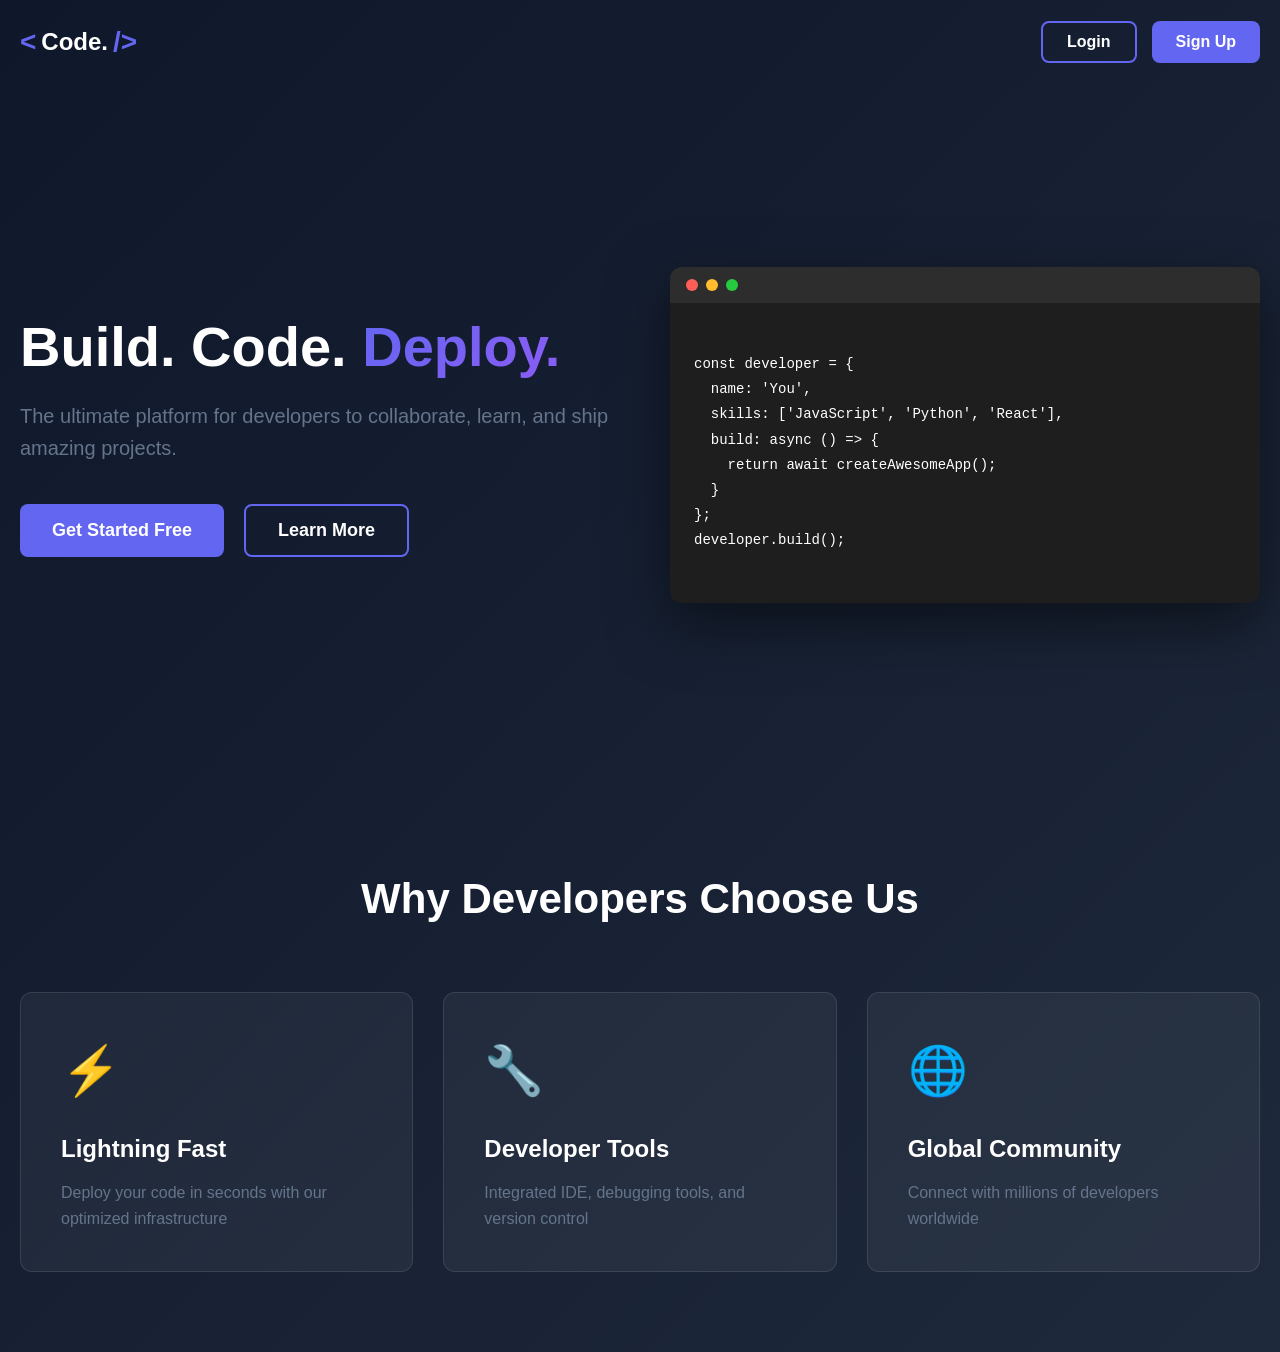
<file: app/index.html>
<!DOCTYPE html>
<html lang="en">
<head>
    <meta charset="UTF-8" />
    <meta name="viewport" content="width=device-width, initial-scale=1" />
    <title>CodeHub - Platform for Developers</title>
    <link rel="stylesheet" href="styles.css" />
</head>
<body>
    <div class="container">
        <!-- Landing Section -->
        <div class="landing-section" id="landing">
            <nav class="navbar">
                <div class="logo">
                    <span class="code-bracket">&lt;</span>
                    <span>Code.</span>
                    <span class="code-bracket">/&gt;</span>
                </div>
                <div class="nav-buttons">
                    <button class="btn-secondary" onclick="showAuth('login')">Login</button>
                    <button class="btn-primary" onclick="showAuth('signup')">Sign Up</button>
                </div>
            </nav>

            <main class="hero">
                <div class="hero-content">
                    <h1 class="hero-title">
                        Build. Code. <span class="highlight">Deploy.</span>
                    </h1>
                    <p class="hero-subtitle">
                        The ultimate platform for developers to collaborate, learn, and ship amazing projects.
                    </p>
                    <div class="hero-buttons">
                        <button class="btn-primary btn-large" onclick="showAuth('signup')">
                            Get Started Free
                        </button>
                        <button class="btn-secondary btn-large" onclick="scrollToFeatures()">
                            Learn More
                        </button>
                    </div>
                </div>
                <div class="hero-code">
                    <div class="code-window">
                        <div class="code-header">
                            <span class="dot red"></span>
                            <span class="dot yellow"></span>
                            <span class="dot green"></span>
                        </div>
                        <pre class="code-content"><code>
const developer = {
  name: 'You',
  skills: ['JavaScript', 'Python', 'React'],
  build: async () => {
    return await createAwesomeApp();
  }
};
developer.build();
                        </code></pre>
                    </div>
                </div>
            </main>

            <section class="features" id="features">
                <h2>Why Developers Choose Us</h2>
                <div class="features-grid">
                    <div class="feature-card">
                        <div class="feature-icon">⚡</div>
                        <h3>Lightning Fast</h3>
                        <p>Deploy your code in seconds with our optimized infrastructure</p>
                    </div>
                    <div class="feature-card">
                        <div class="feature-icon">🔧</div>
                        <h3>Developer Tools</h3>
                        <p>Integrated IDE, debugging tools, and version control</p>
                    </div>
                    <div class="feature-card">
                        <div class="feature-icon">🌐</div>
                        <h3>Global Community</h3>
                        <p>Connect with millions of developers worldwide</p>
                    </div>
                </div>
            </section>
        </div>

        <!-- Auth Section -->
        <div class="auth-section hidden" id="authSection">
            <div class="auth-container">
                <button class="back-button" onclick="hideAuth()">← Back</button>
                
                <!-- Login Form -->
                <div class="auth-form" id="loginForm">
                    <h2>Welcome Back</h2>
                    <p class="auth-subtitle">Login to continue coding</p>
                    
                    <form onsubmit="handleLogin(event)">
                        <div class="form-group">
                            <label for="loginEmail">Email</label>
                            <input type="email" id="loginEmail" placeholder="developer@example.com" required />
                        </div>
                        <div class="form-group">
                            <label for="loginPassword">Password</label>
                            <input type="password" id="loginPassword" placeholder="••••••••" required />
                        </div>
                        <button type="submit" class="btn-primary btn-full">Login</button>
                    </form>
                    
                    <p class="auth-switch">
                        Don't have an account? 
                        <a href="#" onclick="showAuth('signup'); return false;">Sign up</a>
                    </p>
                </div>

                <!-- Signup Form -->
                <div class="auth-form hidden" id="signupForm">
                    <h2>Join CodeHub</h2>
                    <p class="auth-subtitle">Start your coding journey today</p>
                    
                    <form onsubmit="handleSignup(event)">
                        <div class="form-group">
                            <label for="signupName">Full Name</label>
                            <input type="text" id="signupName" placeholder="John Doe" required />
                        </div>
                        <div class="form-group">
                            <label for="signupEmail">Email</label>
                            <input type="email" id="signupEmail" placeholder="developer@example.com" required />
                        </div>
                        <div class="form-group">
                            <label for="signupPassword">Password</label>
                            <input type="password" id="signupPassword" placeholder="••••••••" required />
                        </div>
                        <div class="form-group">
                            <label for="signupRole">I am a...</label>
                            <select id="signupRole" required>
                                <option value="">Select your role</option>
                                <option value="frontend">Frontend Developer</option>
                                <option value="backend">Backend Developer</option>
                                <option value="fullstack">Full Stack Developer</option>
                                <option value="mobile">Mobile Developer</option>
                                <option value="devops">DevOps Engineer</option>
                                <option value="student">Student</option>
                            </select>
                        </div>
                        <button type="submit" class="btn-primary btn-full">Create Account</button>
                    </form>
                    
                    <p class="auth-switch">
                        Already have an account? 
                        <a href="#" onclick="showAuth('login'); return false;">Login</a>
                    </p>
                </div>
            </div>
        </div>
    </div>

    <script src="script.js"></script>
</body>
</html>
</file>
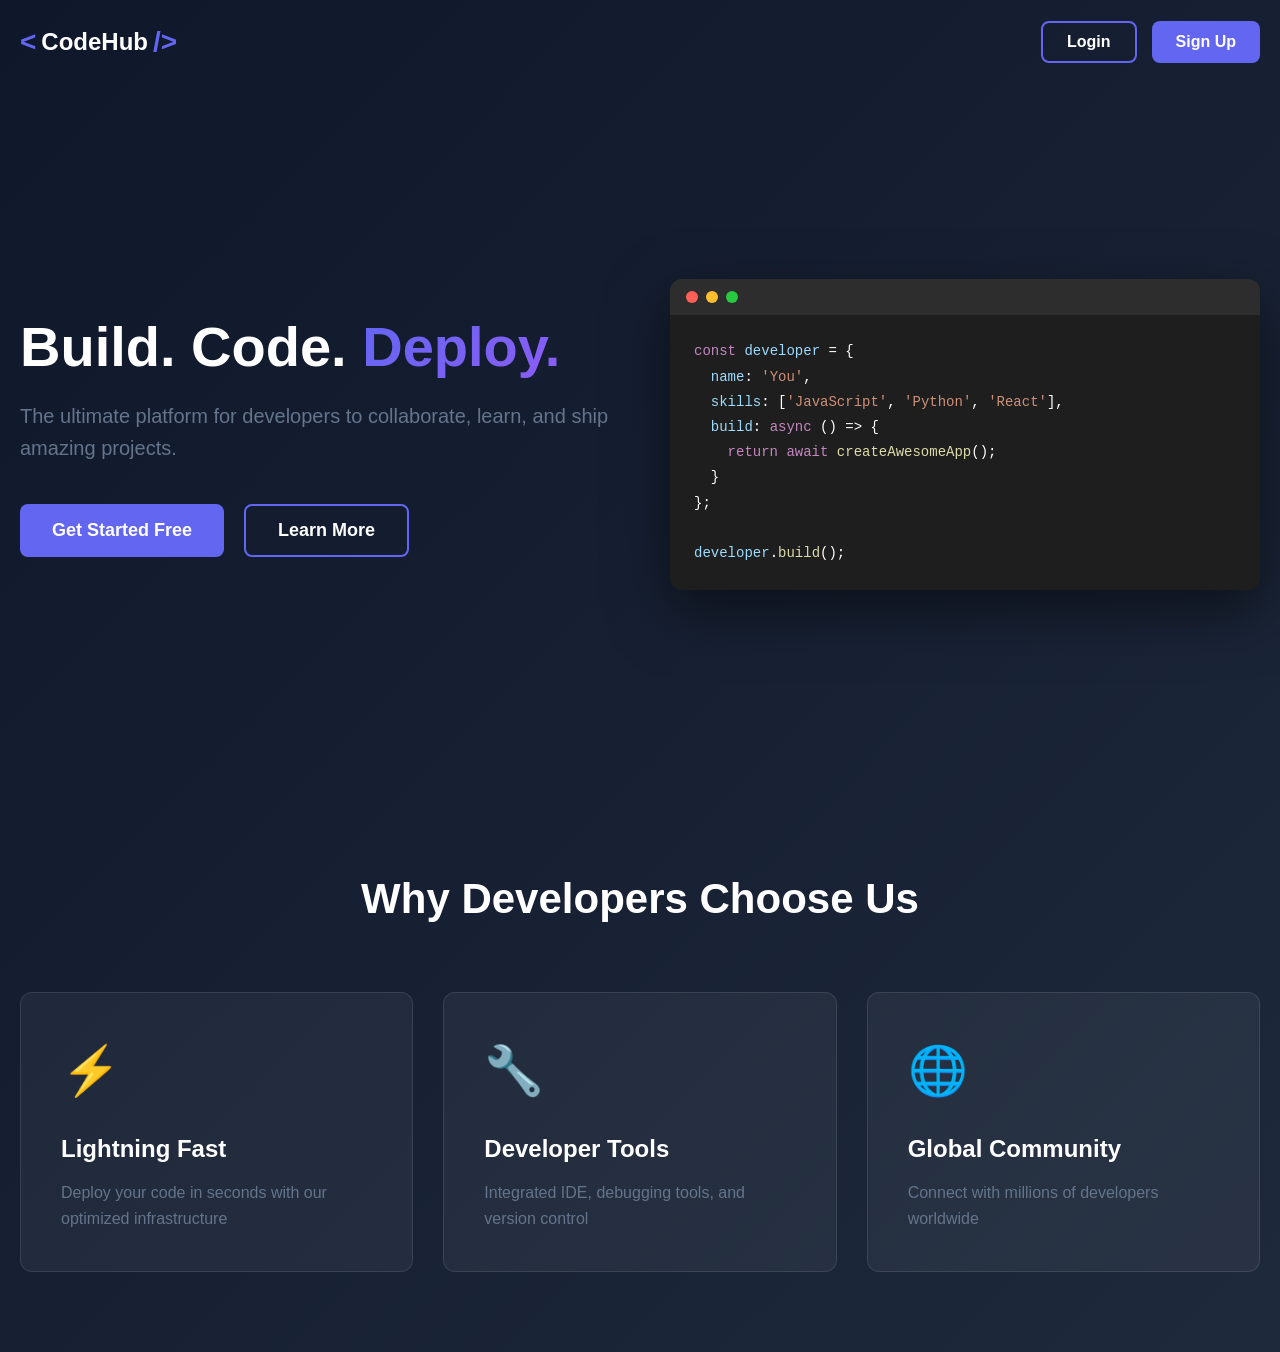
<file: name-app/index.html>
<!DOCTYPE html>
<html lang="en">
<head>
    <meta charset="UTF-8">
    <meta name="viewport" content="width=device-width, initial-scale=1.0">
    <title>CodeHub - Platform for Developers</title>
    <link rel="stylesheet" href="styles.css">
</head>
<body>
    <div class="container">
        <!-- Landing Section -->
        <div class="landing-section" id="landing">
            <nav class="navbar">
                <div class="logo">
                    <span class="code-bracket">&lt;</span>
                    <span>CodeHub</span>
                    <span class="code-bracket">/&gt;</span>
                </div>
                <div class="nav-buttons">
                    <button class="btn-secondary" onclick="showAuth('login')">Login</button>
                    <button class="btn-primary" onclick="showAuth('signup')">Sign Up</button>
                </div>
            </nav>

            <main class="hero">
                <div class="hero-content">
                    <h1 class="hero-title">
                        Build. Code. <span class="highlight">Deploy.</span>
                    </h1>
                    <p class="hero-subtitle">
                        The ultimate platform for developers to collaborate, learn, and ship amazing projects.
                    </p>
                    <div class="hero-buttons">
                        <button class="btn-primary btn-large" onclick="showAuth('signup')">
                            Get Started Free
                        </button>
                        <button class="btn-secondary btn-large" onclick="scrollToFeatures()">
                            Learn More
                        </button>
                    </div>
                </div>
                <div class="hero-code">
                    <div class="code-window">
                        <div class="code-header">
                            <span class="dot red"></span>
                            <span class="dot yellow"></span>
                            <span class="dot green"></span>
                        </div>
                        <pre class="code-content"><code><span class="keyword">const</span> <span class="variable">developer</span> = {
  <span class="property">name</span>: <span class="string">'You'</span>,
  <span class="property">skills</span>: [<span class="string">'JavaScript'</span>, <span class="string">'Python'</span>, <span class="string">'React'</span>],
  <span class="property">build</span>: <span class="keyword">async</span> () => {
    <span class="keyword">return await</span> <span class="function">createAwesomeApp</span>();
  }
};

<span class="variable">developer</span>.<span class="function">build</span>();</code></pre>
                    </div>
                </div>
            </main>

            <section class="features" id="features">
                <h2>Why Developers Choose Us</h2>
                <div class="features-grid">
                    <div class="feature-card">
                        <div class="feature-icon">⚡</div>
                        <h3>Lightning Fast</h3>
                        <p>Deploy your code in seconds with our optimized infrastructure</p>
                    </div>
                    <div class="feature-card">
                        <div class="feature-icon">🔧</div>
                        <h3>Developer Tools</h3>
                        <p>Integrated IDE, debugging tools, and version control</p>
                    </div>
                    <div class="feature-card">
                        <div class="feature-icon">🌐</div>
                        <h3>Global Community</h3>
                        <p>Connect with millions of developers worldwide</p>
                    </div>
                </div>
            </section>
        </div>

        <!-- Auth Section -->
        <div class="auth-section hidden" id="authSection">
            <div class="auth-container">
                <button class="back-button" onclick="hideAuth()">← Back</button>
                
                <!-- Login Form -->
                <div class="auth-form" id="loginForm">
                    <h2>Welcome Back</h2>
                    <p class="auth-subtitle">Login to continue coding</p>
                    
                    <form onsubmit="handleLogin(event)">
                        <div class="form-group">
                            <label for="loginEmail">Email</label>
                            <input type="email" id="loginEmail" placeholder="developer@example.com" required>
                        </div>
                        <div class="form-group">
                            <label for="loginPassword">Password</label>
                            <input type="password" id="loginPassword" placeholder="••••••••" required>
                        </div>
                        <button type="submit" class="btn-primary btn-full">Login</button>
                    </form>
                    
                    <p class="auth-switch">
                        Don't have an account? 
                        <a href="#" onclick="showAuth('signup'); return false;">Sign up</a>
                    </p>
                </div>

                <!-- Signup Form -->
                <div class="auth-form hidden" id="signupForm">
                    <h2>Join CodeHub</h2>
                    <p class="auth-subtitle">Start your coding journey today</p>
                    
                    <form onsubmit="handleSignup(event)">
                        <div class="form-group">
                            <label for="signupName">Full Name</label>
                            <input type="text" id="signupName" placeholder="John Doe" required>
                        </div>
                        <div class="form-group">
                            <label for="signupEmail">Email</label>
                            <input type="email" id="signupEmail" placeholder="developer@example.com" required>
                        </div>
                        <div class="form-group">
                            <label for="signupPassword">Password</label>
                            <input type="password" id="signupPassword" placeholder="••••••••" required>
                        </div>
                        <div class="form-group">
                            <label for="signupRole">I am a...</label>
                            <select id="signupRole" required>
                                <option value="">Select your role</option>
                                <option value="frontend">Frontend Developer</option>
                                <option value="backend">Backend Developer</option>
                                <option value="fullstack">Full Stack Developer</option>
                                <option value="mobile">Mobile Developer</option>
                                <option value="devops">DevOps Engineer</option>
                                <option value="student">Student</option>
                            </select>
                        </div>
                        <button type="submit" class="btn-primary btn-full">Create Account</button>
                    </form>
                    
                    <p class="auth-switch">
                        Already have an account? 
                        <a href="#" onclick="showAuth('login'); return false;">Login</a>
                    </p>
                </div>
            </div>
        </div>
    </div>

    <script src="script.js"></script>
</body>
</html>
<!-- Pipeline test -->
</file>
<file: app/styles.css>
* {
    margin: 0;
    padding: 0;
    box-sizing: border-box;
}

:root {
    --primary: #6366f1;
    --primary-dark: #4f46e5;
    --secondary: #8b5cf6;
    --dark: #0f172a;
    --dark-light: #1e293b;
    --gray: #64748b;
    --light: #f1f5f9;
    --white: #ffffff;
    --success: #10b981;
    --code-bg: #1e1e1e;
}

body {
    font-family: -apple-system, BlinkMacSystemFont, 'Segoe UI', Roboto, Oxygen, Ubuntu, Cantarell, sans-serif;
    background: linear-gradient(135deg, var(--dark) 0%, var(--dark-light) 100%);
    color: var(--white);
    min-height: 100vh;
    line-height: 1.6;
}

.container {
    max-width: 1400px;
    margin: 0 auto;
    padding: 0 20px;
}

/* Navbar */
.navbar {
    display: flex;
    justify-content: space-between;
    align-items: center;
    padding: 20px 0;
}

.logo {
    font-size: 24px;
    font-weight: bold;
    display: flex;
    align-items: center;
    gap: 5px;
}

.code-bracket {
    color: var(--primary);
    font-size: 28px;
}

.nav-buttons {
    display: flex;
    gap: 15px;
}

/* Buttons */
.btn-primary, .btn-secondary {
    padding: 10px 24px;
    border: none;
    border-radius: 8px;
    font-size: 16px;
    font-weight: 600;
    cursor: pointer;
    transition: all 0.3s ease;
}

.btn-primary {
    background: var(--primary);
    color: var(--white);
}

.btn-primary:hover {
    background: var(--primary-dark);
    transform: translateY(-2px);
}

.btn-secondary {
    background: transparent;
    color: var(--white);
    border: 2px solid var(--primary);
}

.btn-secondary:hover {
    background: var(--primary);
}

.btn-large {
    padding: 14px 32px;
    font-size: 18px;
}

.btn-full {
    width: 100%;
}

/* Hero Section */
.hero {
    display: grid;
    grid-template-columns: 1fr 1fr;
    gap: 60px;
    align-items: center;
    padding: 80px 0;
    min-height: calc(100vh - 200px);
}

.hero-title {
    font-size: 56px;
    font-weight: 800;
    line-height: 1.2;
    margin-bottom: 20px;
}

.highlight {
    background: linear-gradient(135deg, var(--primary), var(--secondary));
    -webkit-background-clip: text;
    -webkit-text-fill-color: transparent;
    background-clip: text;
}

.hero-subtitle {
    font-size: 20px;
    color: var(--gray);
    margin-bottom: 40px;
}

.hero-buttons {
    display: flex;
    gap: 20px;
}

/* Code Window */
.code-window {
    background: var(--code-bg);
    border-radius: 12px;
    overflow: hidden;
    box-shadow: 0 20px 60px rgba(0, 0, 0, 0.5);
}

.code-header {
    background: #2d2d2d;
    padding: 12px 16px;
    display: flex;
    gap: 8px;
}

.dot {
    width: 12px;
    height: 12px;
    border-radius: 50%;
}

.dot.red { background: #ff5f56; }
.dot.yellow { background: #ffbd2e; }
.dot.green { background: #27c93f; }

.code-content {
    padding: 24px;
    font-family: 'Courier New', monospace;
    font-size: 14px;
    line-height: 1.8;
    overflow-x: auto;
}

.keyword { color: #c586c0; }
.variable { color: #9cdcfe; }
.property { color: #9cdcfe; }
.string { color: #ce9178; }
.function { color: #dcdcaa; }

/* Features */
.features {
    padding: 80px 0;
}

.features h2 {
    text-align: center;
    font-size: 42px;
    margin-bottom: 60px;
}

.features-grid {
    display: grid;
    grid-template-columns: repeat(auto-fit, minmax(300px, 1fr));
    gap: 30px;
}

.feature-card {
    background: rgba(255, 255, 255, 0.05);
    padding: 40px;
    border-radius: 12px;
    border: 1px solid rgba(255, 255, 255, 0.1);
    transition: all 0.3s ease;
}

.feature-card:hover {
    transform: translateY(-5px);
    border-color: var(--primary);
    background: rgba(99, 102, 241, 0.1);
}

.feature-icon {
    font-size: 48px;
    margin-bottom: 20px;
}

.feature-card h3 {
    font-size: 24px;
    margin-bottom: 12px;
}

.feature-card p {
    color: var(--gray);
}

/* Auth Section */
.auth-section {
    position: fixed;
    top: 0;
    left: 0;
    width: 100%;
    height: 100vh;
    background: var(--dark);
    display: flex;
    align-items: center;
    justify-content: center;
    z-index: 1000;
}

.auth-container {
    background: var(--dark-light);
    padding: 50px;
    border-radius: 16px;
    width: 100%;
    max-width: 450px;
    border: 1px solid rgba(255, 255, 255, 0.1);
    position: relative;
}

.back-button {
    position: absolute;
    top: 20px;
    left: 20px;
    background: rgba(99, 102, 241, 0.1);
    border: 1px solid var(--primary);
    color: var(--primary);
    font-size: 16px;
    padding: 8px 16px;
    border-radius: 8px;
    cursor: pointer;
    transition: all 0.3s;
    font-weight: 600;
}

.back-button:hover {
    background: var(--primary);
    color: var(--white);
    transform: translateX(-3px);
}

.auth-form h2 {
    font-size: 32px;
    margin-bottom: 10px;
}

.auth-subtitle {
    color: var(--gray);
    margin-bottom: 30px;
}

.form-group {
    margin-bottom: 20px;
}

.form-group label {
    display: block;
    margin-bottom: 8px;
    font-weight: 500;
}

.form-group input,
.form-group select {
    width: 100%;
    padding: 12px 16px;
    background: var(--dark);
    border: 1px solid rgba(255, 255, 255, 0.1);
    border-radius: 8px;
    color: var(--white);
    font-size: 16px;
    transition: border-color 0.3s;
}

.form-group input:focus,
.form-group select:focus {
    outline: none;
    border-color: var(--primary);
}

.form-group select option {
    background: var(--dark);
}

.auth-switch {
    text-align: center;
    margin-top: 20px;
    color: var(--gray);
}

.auth-switch a {
    color: var(--primary);
    text-decoration: none;
    font-weight: 600;
}

.auth-switch a:hover {
    text-decoration: underline;
}

.hidden {
    display: none !important;
}

/* Responsive */
@media (max-width: 968px) {
    .hero {
        grid-template-columns: 1fr;
        text-align: center;
    }
    
    .hero-buttons {
        justify-content: center;
        flex-wrap: wrap;
    }
    
    .hero-title {
        font-size: 42px;
    }
    
    .auth-container {
        padding: 30px;
        margin: 20px;
    }
}

@media (max-width: 640px) {
    .hero-title {
        font-size: 32px;
    }
    
    .hero-buttons {
        flex-direction: column;
    }
    
    .btn-large {
        width: 100%;
    }
    
    .code-content {
        font-size: 12px;
    }
}
</file>
<file: name-app/styles.css>
* {
    margin: 0;
    padding: 0;
    box-sizing: border-box;
}

:root {
    --primary: #6366f1;
    --primary-dark: #4f46e5;
    --secondary: #8b5cf6;
    --dark: #0f172a;
    --dark-light: #1e293b;
    --gray: #64748b;
    --light: #f1f5f9;
    --white: #ffffff;
    --success: #10b981;
    --code-bg: #1e1e1e;
}

body {
    font-family: -apple-system, BlinkMacSystemFont, 'Segoe UI', Roboto, Oxygen, Ubuntu, Cantarell, sans-serif;
    background: linear-gradient(135deg, var(--dark) 0%, var(--dark-light) 100%);
    color: var(--white);
    min-height: 100vh;
    line-height: 1.6;
}

.container {
    max-width: 1400px;
    margin: 0 auto;
    padding: 0 20px;
}

/* Navbar */
.navbar {
    display: flex;
    justify-content: space-between;
    align-items: center;
    padding: 20px 0;
}

.logo {
    font-size: 24px;
    font-weight: bold;
    display: flex;
    align-items: center;
    gap: 5px;
}

.code-bracket {
    color: var(--primary);
    font-size: 28px;
}

.nav-buttons {
    display: flex;
    gap: 15px;
}

/* Buttons */
.btn-primary, .btn-secondary {
    padding: 10px 24px;
    border: none;
    border-radius: 8px;
    font-size: 16px;
    font-weight: 600;
    cursor: pointer;
    transition: all 0.3s ease;
}

.btn-primary {
    background: var(--primary);
    color: var(--white);
}

.btn-primary:hover {
    background: var(--primary-dark);
    transform: translateY(-2px);
}

.btn-secondary {
    background: transparent;
    color: var(--white);
    border: 2px solid var(--primary);
}

.btn-secondary:hover {
    background: var(--primary);
}

.btn-large {
    padding: 14px 32px;
    font-size: 18px;
}

.btn-full {
    width: 100%;
}

/* Hero Section */
.hero {
    display: grid;
    grid-template-columns: 1fr 1fr;
    gap: 60px;
    align-items: center;
    padding: 80px 0;
    min-height: calc(100vh - 200px);
}

.hero-title {
    font-size: 56px;
    font-weight: 800;
    line-height: 1.2;
    margin-bottom: 20px;
}

.highlight {
    background: linear-gradient(135deg, var(--primary), var(--secondary));
    -webkit-background-clip: text;
    -webkit-text-fill-color: transparent;
    background-clip: text;
}

.hero-subtitle {
    font-size: 20px;
    color: var(--gray);
    margin-bottom: 40px;
}

.hero-buttons {
    display: flex;
    gap: 20px;
}

/* Code Window */
.code-window {
    background: var(--code-bg);
    border-radius: 12px;
    overflow: hidden;
    box-shadow: 0 20px 60px rgba(0, 0, 0, 0.5);
}

.code-header {
    background: #2d2d2d;
    padding: 12px 16px;
    display: flex;
    gap: 8px;
}

.dot {
    width: 12px;
    height: 12px;
    border-radius: 50%;
}

.dot.red { background: #ff5f56; }
.dot.yellow { background: #ffbd2e; }
.dot.green { background: #27c93f; }

.code-content {
    padding: 24px;
    font-family: 'Courier New', monospace;
    font-size: 14px;
    line-height: 1.8;
    overflow-x: auto;
}

.keyword { color: #c586c0; }
.variable { color: #9cdcfe; }
.property { color: #9cdcfe; }
.string { color: #ce9178; }
.function { color: #dcdcaa; }

/* Features */
.features {
    padding: 80px 0;
}

.features h2 {
    text-align: center;
    font-size: 42px;
    margin-bottom: 60px;
}

.features-grid {
    display: grid;
    grid-template-columns: repeat(auto-fit, minmax(300px, 1fr));
    gap: 30px;
}

.feature-card {
    background: rgba(255, 255, 255, 0.05);
    padding: 40px;
    border-radius: 12px;
    border: 1px solid rgba(255, 255, 255, 0.1);
    transition: all 0.3s ease;
}

.feature-card:hover {
    transform: translateY(-5px);
    border-color: var(--primary);
    background: rgba(99, 102, 241, 0.1);
}

.feature-icon {
    font-size: 48px;
    margin-bottom: 20px;
}

.feature-card h3 {
    font-size: 24px;
    margin-bottom: 12px;
}

.feature-card p {
    color: var(--gray);
}

/* Auth Section */
.auth-section {
    position: fixed;
    top: 0;
    left: 0;
    width: 100%;
    height: 100vh;
    background: var(--dark);
    display: flex;
    align-items: center;
    justify-content: center;
    z-index: 1000;
}

.auth-container {
    background: var(--dark-light);
    padding: 50px;
    border-radius: 16px;
    width: 100%;
    max-width: 450px;
    border: 1px solid rgba(255, 255, 255, 0.1);
    position: relative;
}

.back-button {
    position: absolute;
    top: 20px;
    left: 20px;
    background: rgba(99, 102, 241, 0.1);
    border: 1px solid var(--primary);
    color: var(--primary);
    font-size: 16px;
    padding: 8px 16px;
    border-radius: 8px;
    cursor: pointer;
    transition: all 0.3s;
    font-weight: 600;
}

.back-button:hover {
    background: var(--primary);
    color: var(--white);
    transform: translateX(-3px);
}

.auth-form h2 {
    font-size: 32px;
    margin-bottom: 10px;
}

.auth-subtitle {
    color: var(--gray);
    margin-bottom: 30px;
}

.form-group {
    margin-bottom: 20px;
}

.form-group label {
    display: block;
    margin-bottom: 8px;
    font-weight: 500;
}

.form-group input,
.form-group select {
    width: 100%;
    padding: 12px 16px;
    background: var(--dark);
    border: 1px solid rgba(255, 255, 255, 0.1);
    border-radius: 8px;
    color: var(--white);
    font-size: 16px;
    transition: border-color 0.3s;
}

.form-group input:focus,
.form-group select:focus {
    outline: none;
    border-color: var(--primary);
}

.form-group select option {
    background: var(--dark);
}

.auth-switch {
    text-align: center;
    margin-top: 20px;
    color: var(--gray);
}

.auth-switch a {
    color: var(--primary);
    text-decoration: none;
    font-weight: 600;
}

.auth-switch a:hover {
    text-decoration: underline;
}

.hidden {
    display: none !important;
}

/* Responsive */
@media (max-width: 968px) {
    .hero {
        grid-template-columns: 1fr;
        text-align: center;
    }
    
    .hero-buttons {
        justify-content: center;
        flex-wrap: wrap;
    }
    
    .hero-title {
        font-size: 42px;
    }
    
    .auth-container {
        padding: 30px;
        margin: 20px;
    }
}

@media (max-width: 640px) {
    .hero-title {
        font-size: 32px;
    }
    
    .hero-buttons {
        flex-direction: column;
    }
    
    .btn-large {
        width: 100%;
    }
    
    .code-content {
        font-size: 12px;
    }
}
</file>
